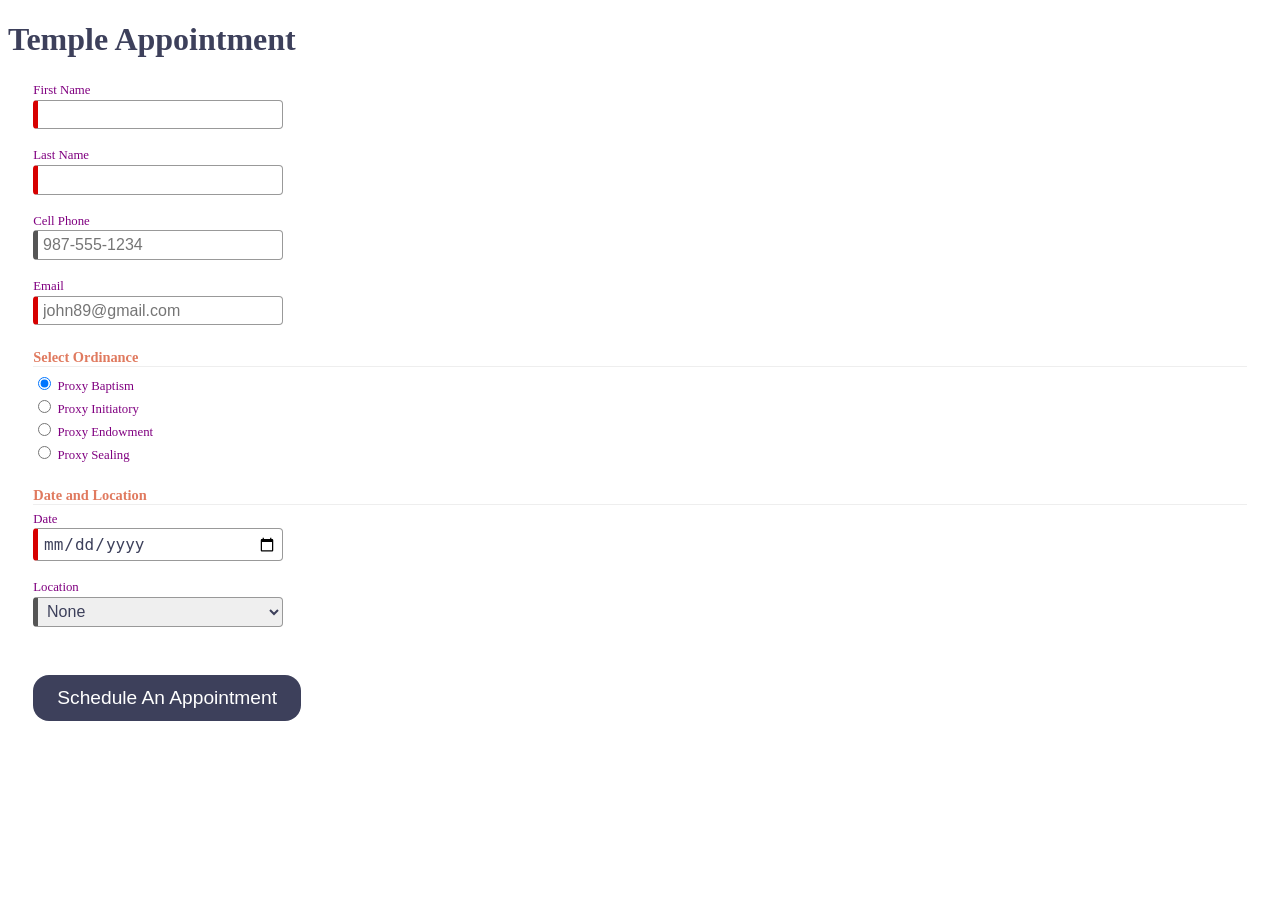
<file: startHere/index.html>
<!DOCTYPE html>
<html lang="en">

<head>
  <meta charset="UTF-8">
  <meta name="viewport" content="width=device-width, initial-scale=1.0">
  <meta name="description" content="Web Lab Start File">
  <meta name="author" content="Paul Cheney">

  <link rel="stylesheet" href="styles/small.css">
  <link rel="stylesheet" href="styles/large.css">

  <title>Web Lab Start File</title>
</head>

<body>

  <main>
    <h1>Temple Appointment</h1>

    <form method="GET" action="thanks.html" class="designOne">
      <label>First Name <input type="text" name="first" required autocomplete="given-name" title="Your First Name"></label>
        <label>Last Name <input type="text" name="last" required autocomplete="family-name" title="Your Last Name"></label>
        <label>Cell Phone <input type="tel" name="phone"  autocomplete="tel" title="A Phone Number with dashes" placeholder="987-555-1234" ></label>
        <label>Email <input type="email" name="email" required placeholder="john89@gmail.com"  title="Your Email" autocomplete="email"></label>
  

        <h3>Select Ordinance</h3>
        <label><input type="radio" name="ordinance" value="Baptism" checked> Proxy Baptism</label>
        <label><input type="radio" name="ordinance" value="Initiatory"> Proxy Initiatory</label>
        <label><input type="radio" name="ordinance" value="Endowment"> Proxy Endowment</label>
        <label><input type="radio" name="ordinance" value="Sealing"> Proxy Sealing</label>

        
        <h3>Date and Location</h3>
        <label>Date <input type="date" name="date" required></label>

        <label>Location
          <select name="location" required>
            <option value="">None</option>
            <option value="Payson">Payson</option>
            <option value="Orem">Orem</option>
            <option value="Provo City Center">Provo City Center</option>
        </label>

        <input type="submit" value="Schedule An Appointment">
    </form>

    
  </main>

</body>
</html>
</file>
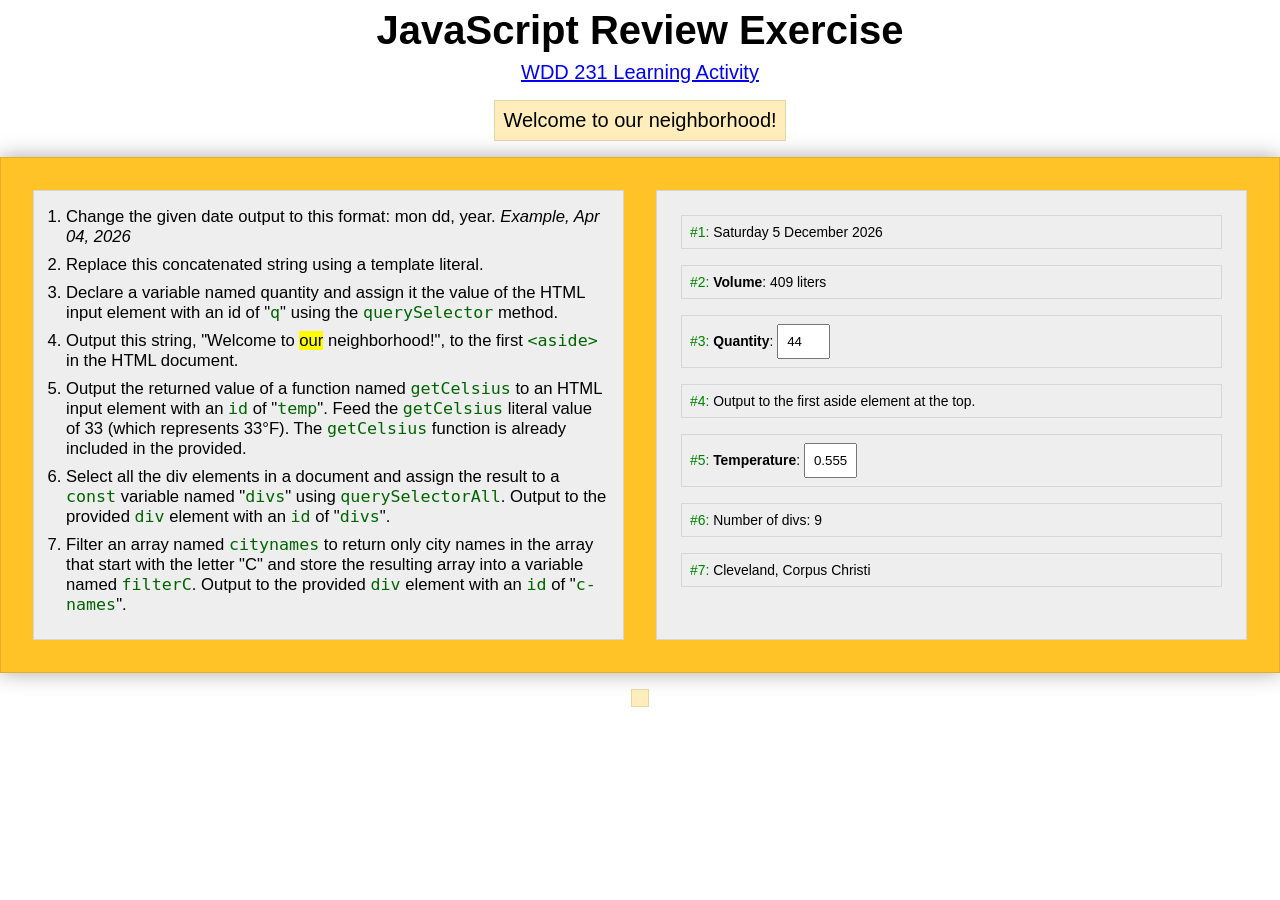
<file: w01/javscript-review-activity/index.html>
<!DOCTYPE html>
<html lang="en">

<head>
    <meta charset="UTF-8">
    <meta name="viewport" content="width=device-width, initial-scale=1.0">
    <title>JavaScript Review Activity</title>
    <link rel="stylesheet" href="styles.css">
    <script src="scripts.js" defer></script>

</head>

<body>
    <h1>JavaScript Review Exercise</h1>
    <p><a href="https://byui-cse.github.io/wdd231-ww-course/week01/prepare-applied-javascript.html" target="_blank">WDD 231 Learning Activity</a></p>
    <aside></aside>
    <main>
        <div id="questions">
            <ol>
                <li>Change the given date output to this format: mon dd, year.
                    <em>Example, Apr 04, 2026</em>
                </li>
                <li>Replace this concatenated string using a template literal.</li>
                <li>Declare a variable named quantity and assign it the value of the HTML input element with an id of "<code>q</code>" using the <code>querySelector</code> method.</li>
                <li>Output this string, "Welcome to <mark>our</mark> neighborhood!", to the first <code>&lt;aside&gt;</code> in the HTML document.</li>
                <li>Output the returned value of a function named <code>getCelsius</code> to an HTML input element with an <code>id</code> of "<code>temp</code>". Feed the <code>getCelsius</code> literal value of 33 (which represents 33°F). The <code>getCelsius</code> function is already included in the provided.</li>
                <li>Select all the div elements in a document and assign the result to a <code>const</code> variable named "<code>divs</code>" using <code>querySelectorAll</code>. Output to the provided <code>div</code> element with an <code>id</code> of "<code>divs</code>".</li>
                <li>Filter an array named <code>citynames</code> to return only city names in the array that start with the letter "C" and store the resulting array into a variable named <code>filterC</code>. Output to the provided <code>div</code> element with an <code>id</code> of "<code>c-names</code>".</li>
            </ol>

        </div>
        <div id="output">
            <div id="today1" class="step-reset step"></div>
            <div id="today2" class="step"></div>
            <div class="step">
                <label for="q"><strong>Quantity</strong>: </label>
                <input type="text" id="q" size="3" value="44">
            </div>
            <div class="step">Output to the first aside element at the top.</div>
            <div class="step">
                <label for="temp"><strong>Temperature</strong>: </label>
                <input type="text" size="3" id="temp" readonly>
            </div>
            <div id="divs" class="step"></div>
            <div id="c-names" class="step"></div>
        </div>
    </main>
    <aside></aside>

</body>

</html>
</file>
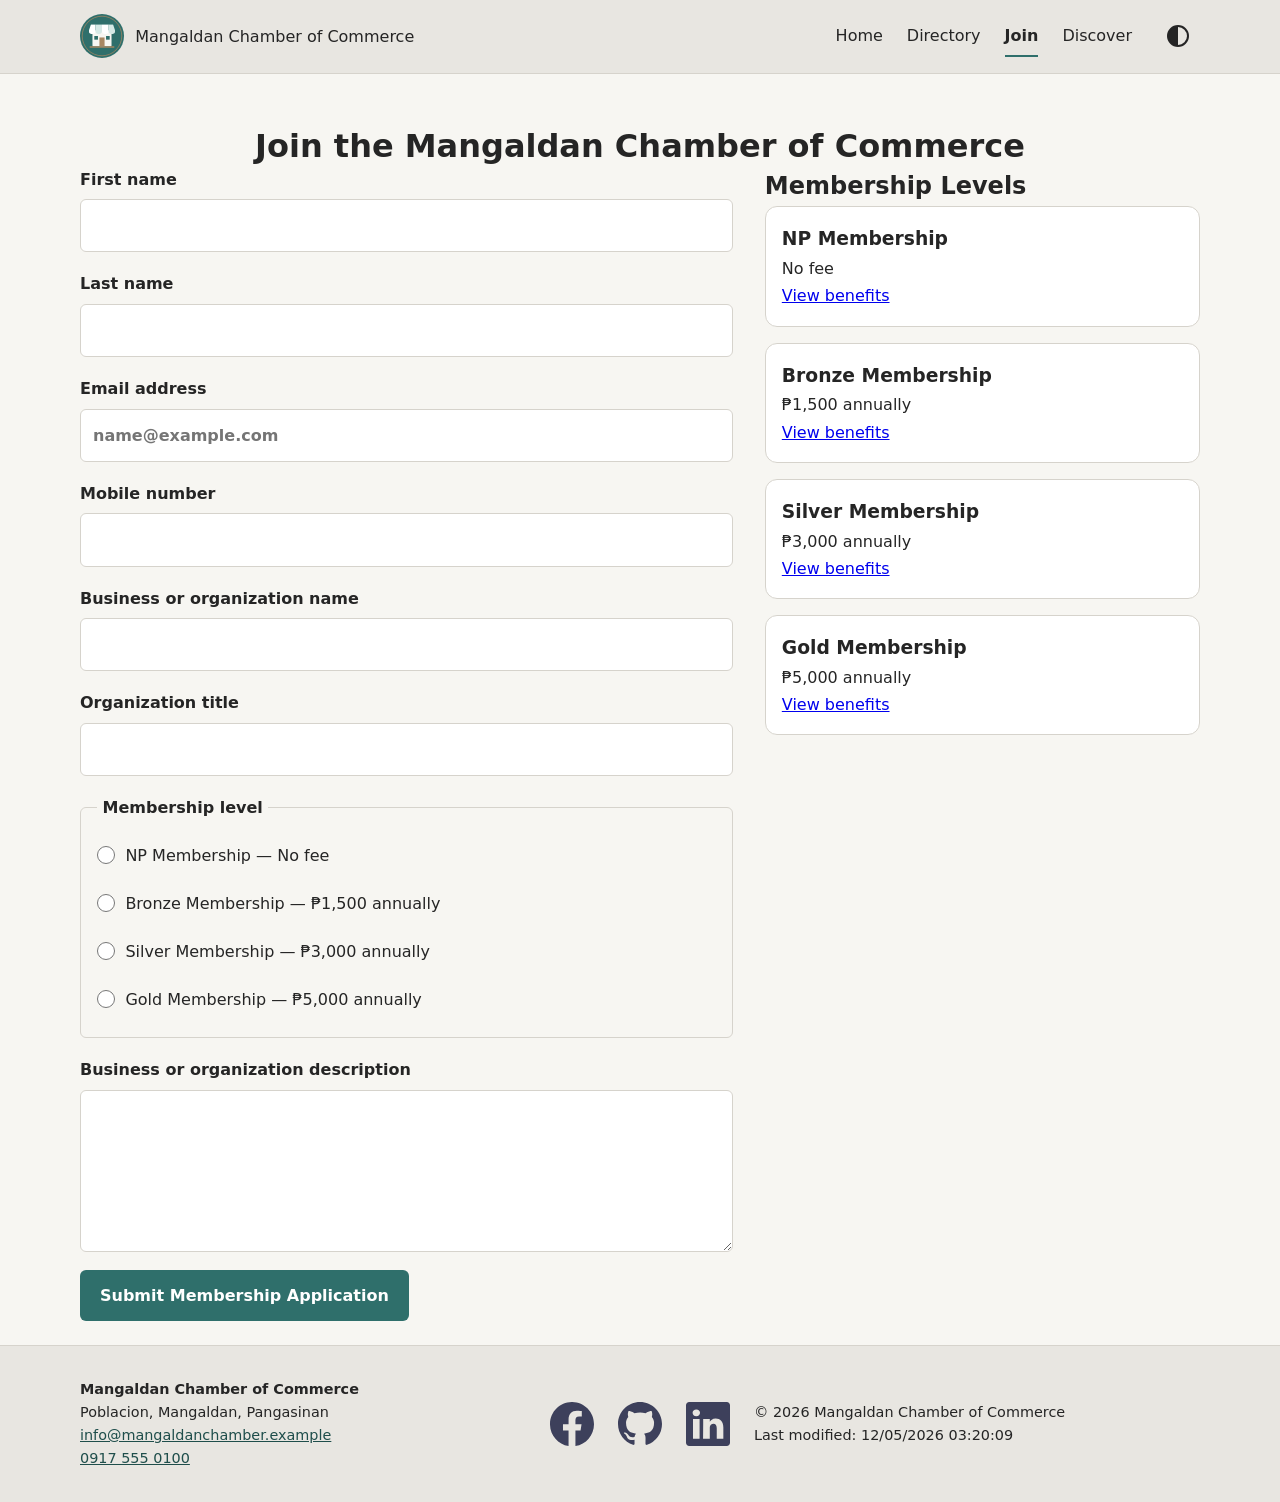
<file: chamber/join.html>
<!DOCTYPE html>
<html lang="en">

<head>
    <meta charset="UTF-8">
    <meta name="viewport" content="width=device-width, initial-scale=1.0">
    <meta name="author" content="Lehi Gomez">
    <meta name="description" content="Apply to join the Mangaldan Chamber of Commerce and support local businesses in Mangaldan, Pangasinan.">
    <link rel="canonical" href="https://lehibuilds.github.io/wdd231/chamber/join.html">

    <meta property="og:type" content="website">
    <meta property="og:site_name" content="Mangaldan Chamber of Commerce">
    <meta property="og:title" content="Join the Chamber | Mangaldan Chamber of Commerce">
    <meta property="og:description" content="Submit your membership application to the Mangaldan Chamber of Commerce.">
    <meta property="og:url" content="https://lehibuilds.github.io/wdd231/chamber/join.html">
    <meta property="og:image" content="https://lehibuilds.github.io/wdd231/chamber/images/mangaldan-town.jpg">
    <meta property="og:image:alt" content="Mangaldan Chamber of Commerce membership">
    <meta property="og:locale" content="en_PH">

    <meta name="twitter:card" content="summary_large_image">
    <meta name="theme-color" content="#0b3d2e">

    <title>Join the Chamber | Mangaldan Chamber of Commerce</title>

    <link rel="stylesheet" href="../styles/normalize.css">
    <link rel="stylesheet" href="styles/small.css">
    <link rel="stylesheet" href="styles/large.css" media="(min-width: 40rem)">
    <link rel="icon" href="./images/favicon.ico">
    <script src="./scripts/site.js" defer></script>
</head>

<body>

    <a class="skip-link" href="#main">Skip to main content</a>

    <header class="site-header">
        <div class="header-inner">

            <a class="brand" href="index.html">
                <img src="./images/logo.svg" alt="" width="44" height="44">
                <span class="brand-name">Mangaldan Chamber of Commerce</span>
            </a>

            <button type="button" class="menu-toggle" id="menu-toggle" aria-expanded="false" aria-controls="primary-nav" aria-label="Menu">
                <span class="menu-bars" aria-hidden="true"></span>
            </button>

            <nav class="primary-nav" id="primary-nav" aria-label="Primary">
                <ul>
                    <li><a href="index.html">Home</a></li>
                    <li><a href="directory.html">Directory</a></li>
                    <li><a href="join.html" aria-current="page">Join</a></li>
                    <li><a href="discover.html">Discover</a></li>
                </ul>
            </nav>

            <button type="button" class="theme-toggle" id="theme-toggle" aria-pressed="false" aria-label="Dark mode">
                <span class="theme-icon" aria-hidden="true"></span>
            </button>

        </div>
    </header>

    <main id="main">

        <h1>Join the Mangaldan Chamber of Commerce</h1>

        <div class="join-layout">
            <form class="join-form" action="thankyou.html" method="get">
                <div class="form-fields">
                    <label for="first-name">
                        First name
                        <input id="first-name" name="firstName" type="text" autocomplete="given-name" title="Enter your first name." required>
                    </label>

                    <label for="last-name">
                        Last name
                        <input id="last-name" name="lastName" type="text" autocomplete="family-name" title="Enter your last name." required>
                    </label>

                    <label for="email">
                        Email address
                        <input id="email" name="email" type="email" autocomplete="email" placeholder="name@example.com" title="Enter a valid email address." required>
                    </label>

                    <label for="mobile">
                        Mobile number
                        <input id="mobile" name="mobile" type="tel" autocomplete="tel" title="Enter your mobile number." required>
                    </label>

                    <label for="business-name">
                        Business or organization name
                        <input id="business-name" name="businessName" type="text" autocomplete="organization" title="Enter your business or organization name." required>
                    </label>

                    <label for="organization-title">
                        Organization title
                        <input id="organization-title" name="organizationTitle" type="text" autocomplete="organization-title" pattern="[A-Za-z][A-Za-z0-9 &amp;.'/ -]{1,49}" title="Enter a title of 2 to 50 characters, beginning with a letter." required>
                    </label>

                    <fieldset class="membership-options">
                        <legend>Membership level</legend>
                        <div id="membership-options">
                            <label>
                                <input type="radio" name="membershipLevel" value="np" required>
                                NP Membership — No fee
                            </label>
                            <label>
                                <input type="radio" name="membershipLevel" value="bronze">
                                Bronze Membership — ₱1,500 annually
                            </label>
                            <label>
                                <input type="radio" name="membershipLevel" value="silver">
                                Silver Membership — ₱3,000 annually
                            </label>
                            <label>
                                <input type="radio" name="membershipLevel" value="gold">
                                Gold Membership — ₱5,000 annually
                            </label>
                        </div>
                    </fieldset>

                    <label for="description">
                        Business or organization description
                        <textarea id="description" name="description" title="Describe your business or organization." rows="5"></textarea>
                    </label>

                    <input type="hidden" id="timestamp" name="timestamp">
                    <input class="submit-button" type="submit" value="Submit Membership Application">
                </div>
            </form>

            <aside class="membership-levels" aria-labelledby="membership-heading">
                <h2 id="membership-heading">Membership Levels</h2>
                <div class="membership-cards" id="membership-cards"></div>
                <dialog id="membership-dialog" aria-labelledby="membership-dialog-title">
                    <div class="dialog-header">
                        <h2 id="membership-dialog-title"></h2>
                        <button class="dialog-close" type="button" data-dialog-close aria-label="Close membership benefits">
                            <span aria-hidden="true">❌</span>
                        </button>
                    </div>
                    <p class="dialog-summary"></p>
                    <ul class="benefit-list"></ul>
                </dialog>
            </aside>
        </div>

    </main>

    <footer class="site-footer">
        <div class="footer-inner">

            <address class="footer-contact">
                <p class="footer-name">Mangaldan Chamber of Commerce</p>
                <p>Poblacion, Mangaldan, Pangasinan</p>
                <p><a href="mailto:info@mangaldanchamber.example">info@mangaldanchamber.example</a></p>
                <p><a href="tel:+639175550100">0917 555 0100</a></p>
            </address>

            <ul class="social-links" aria-label="Social media">
                <li>
                    <a href="https://www.facebook.com/lehi.gomez.122023" aria-label="Facebook" target="_blank" rel="noopener">
                        <img src="images/facebook.svg" alt="Facebook" width="44" height="44">
                    </a>
                </li>
                <li>
                    <a href="https://github.com/lehibuilds" aria-label="GitHub" target="_blank" rel="noopener">
                        <img src="images/github.svg" alt="GitHub" width="44" height="44">
                    </a>
                </li>
                <li>
                    <a href="https://www.linkedin.com/in/lehi-gomez-a639b723a/" aria-label="LinkedIn" target="_blank" rel="noopener">
                        <img src="images/linkedin.svg" alt="LinkedIn" width="44" height="44">
                    </a>
                </li>
            </ul>

            <div class=" footer-credits">
                <p>&copy; <span id="currentYear"></span> Mangaldan Chamber of Commerce</p>
                <p>Last modified: <span id="lastModified"></span></p>
            </div>

        </div>
    </footer>

</body>

</html>
</file>
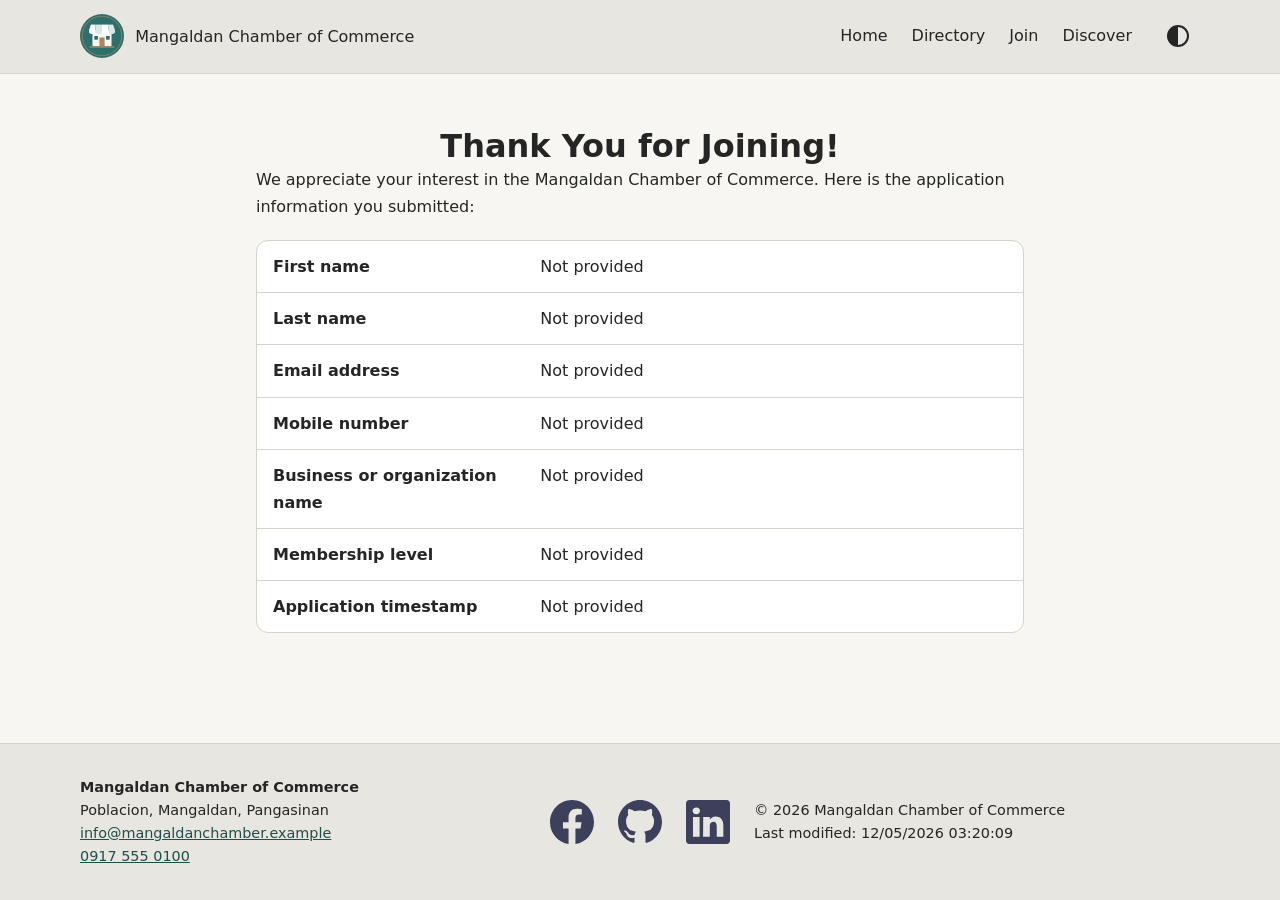
<file: chamber/thankyou.html>
<!DOCTYPE html>
<html lang="en">

<head>
    <meta charset="UTF-8">
    <meta name="viewport" content="width=device-width, initial-scale=1.0">
    <meta name="author" content="Lehi Gomez">
    <meta name="description" content="Thank you for submitting a membership application to the Mangaldan Chamber of Commerce.">
    <title>Thank You | Mangaldan Chamber of Commerce</title>

    <link rel="stylesheet" href="../styles/normalize.css">
    <link rel="stylesheet" href="styles/small.css">
    <link rel="stylesheet" href="styles/large.css" media="(min-width: 40rem)">
    <link rel="icon" href="./images/favicon.ico">
    <script src="./scripts/site.js" defer></script>
</head>

<body>
    <a class="skip-link" href="#main">Skip to main content</a>

    <header class="site-header">
        <div class="header-inner">
            <a class="brand" href="index.html">
                <img src="./images/logo.svg" alt="" width="44" height="44">
                <span class="brand-name">Mangaldan Chamber of Commerce</span>
            </a>

            <button type="button" class="menu-toggle" id="menu-toggle" aria-expanded="false" aria-controls="primary-nav" aria-label="Menu">
                <span class="menu-bars" aria-hidden="true"></span>
            </button>

            <nav class="primary-nav" id="primary-nav" aria-label="Primary">
                <ul>
                    <li><a href="index.html">Home</a></li>
                    <li><a href="directory.html">Directory</a></li>
                    <li><a href="join.html">Join</a></li>
                    <li><a href="discover.html">Discover</a></li>
                </ul>
            </nav>

            <button type="button" class="theme-toggle" id="theme-toggle" aria-pressed="false" aria-label="Dark mode">
                <span class="theme-icon" aria-hidden="true"></span>
            </button>
        </div>
    </header>

    <main id="main" class="thankyou">
        <h1>Thank You for Joining!</h1>
        <p class="thankyou-copy">We appreciate your interest in the Mangaldan Chamber of Commerce. Here is the application information you submitted:</p>
        <dl class="submission-details" id="submission-details"></dl>
    </main>

    <footer class="site-footer">
        <div class="footer-inner">
            <address class="footer-contact">
                <p class="footer-name">Mangaldan Chamber of Commerce</p>
                <p>Poblacion, Mangaldan, Pangasinan</p>
                <p><a href="mailto:info@mangaldanchamber.example">info@mangaldanchamber.example</a></p>
                <p><a href="tel:+639175550100">0917 555 0100</a></p>
            </address>

            <ul class="social-links" aria-label="Social media">
                <li><a href="https://www.facebook.com/lehi.gomez.122023" aria-label="Facebook" target="_blank" rel="noopener"><img src="images/facebook.svg" alt="Facebook" width="44" height="44"></a></li>
                <li><a href="https://github.com/lehibuilds" aria-label="GitHub" target="_blank" rel="noopener"><img src="images/github.svg" alt="GitHub" width="44" height="44"></a></li>
                <li><a href="https://www.linkedin.com/in/lehi-gomez-a639b723a/" aria-label="LinkedIn" target="_blank" rel="noopener"><img src="images/linkedin.svg" alt="LinkedIn" width="44" height="44"></a></li>
            </ul>

            <div class="footer-credits">
                <p>&copy; <span id="currentYear"></span> Mangaldan Chamber of Commerce</p>
                <p>Last modified: <span id="lastModified"></span></p>
            </div>
        </div>
    </footer>
</body>

</html>
</file>
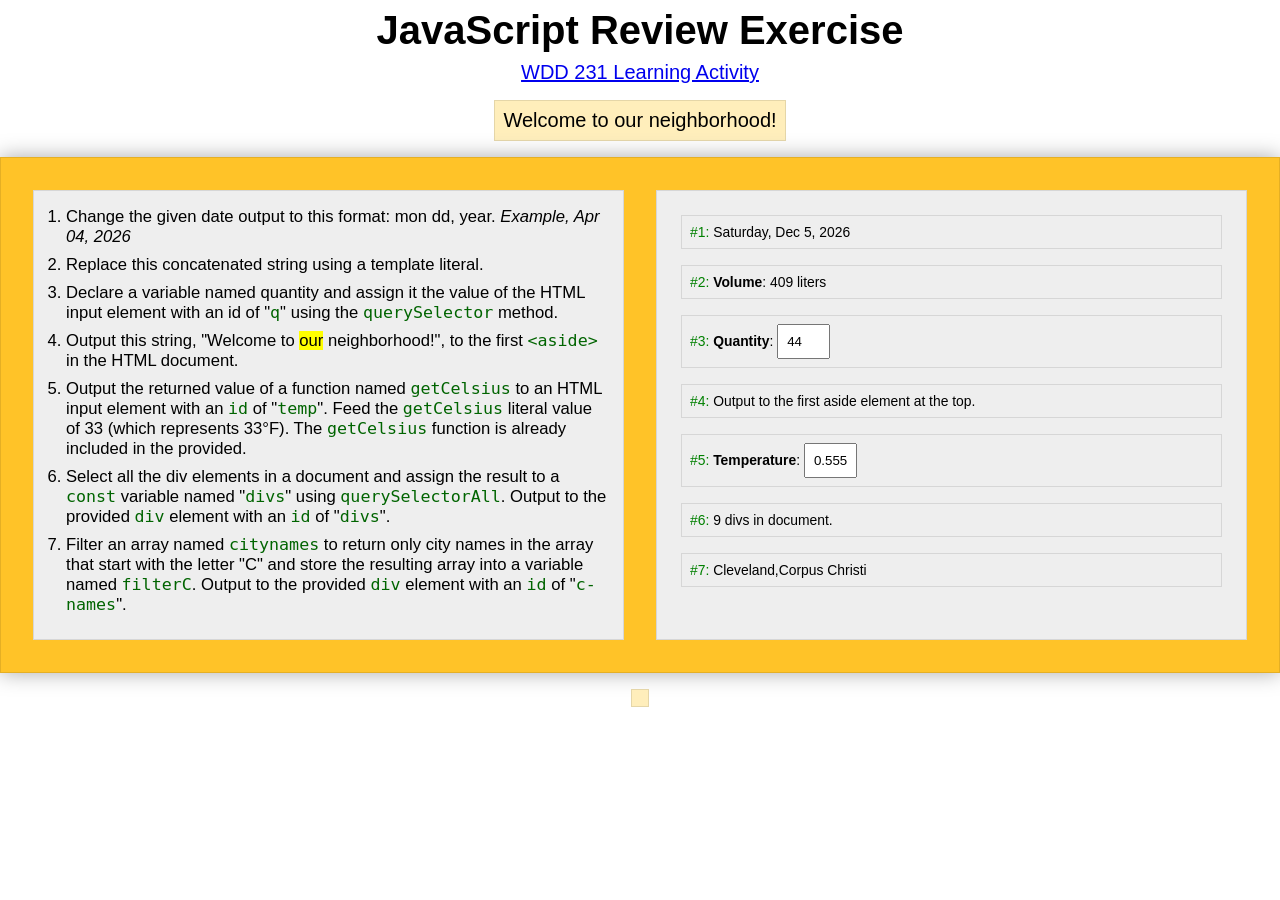
<file: javascript-review-exercises/javascript-review-exercises.html>
<!DOCTYPE html>
<html lang="en">

<head>
    <meta charset="UTF-8">
    <meta name="viewport" content="width=device-width, initial-scale=1.0">
    <title>JavaScript Review Exercises</title>
    <link rel="stylesheet" href="javascript-review-exercises.css">
    <script src="javascript-review-exercises.js" defer></script>
</head>

<body>

    <h1>JavaScript Review Exercise</h1>
    <p><a href="https://byui-cse.github.io/wdd231-ww-course/week01/prepare-applied-javascript.html" target="_blank">WDD 231 Learning Activity</a></p>
    <aside></aside>
    <main>
        <div id="questions">
            <ol>
                <li>Change the given date output to this format: mon dd, year.
                    <em>Example, Apr 04, 2026</em>
                </li>
                <li>Replace this concatenated string using a template literal.</li>
                <li>Declare a variable named quantity and assign it the value of the HTML input element with an id of "<code>q</code>" using the <code>querySelector</code> method.</li>
                <li>Output this string, "Welcome to <mark>our</mark> neighborhood!", to the first <code>&lt;aside&gt;</code> in the HTML document.</li>
                <li>Output the returned value of a function named <code>getCelsius</code> to an HTML input element with an <code>id</code> of "<code>temp</code>". Feed the <code>getCelsius</code> literal value of 33 (which represents 33°F). The <code>getCelsius</code> function is already included in the provided.</li>
                <li>Select all the div elements in a document and assign the result to a <code>const</code> variable named "<code>divs</code>" using <code>querySelectorAll</code>. Output to the provided <code>div</code> element with an <code>id</code> of "<code>divs</code>".</li>
                <li>Filter an array named <code>citynames</code> to return only city names in the array that start with the letter "C" and store the resulting array into a variable named <code>filterC</code>. Output to the provided <code>div</code> element with an <code>id</code> of "<code>c-names</code>".</li>
            </ol>

        </div>
        <div id="output">
            <div id="today1" class="step-reset step"></div>
            <div id="today2" class="step"></div>
            <div class="step">
                <label for="q"><strong>Quantity</strong>: </label>
                <input type="text" id="q" size="3" value="44">
            </div>
            <div class="step">Output to the first aside element at the top.</div>
            <div class="step">
                <label for="temp"><strong>Temperature</strong>: </label>
                <input type="text" size="3" id="temp" readonly>
            </div>
            <div id="divs" class="step"></div>
            <div id="c-names" class="step"></div>
        </div>
    </main>
    <aside></aside>
</body>

</html>
</file>
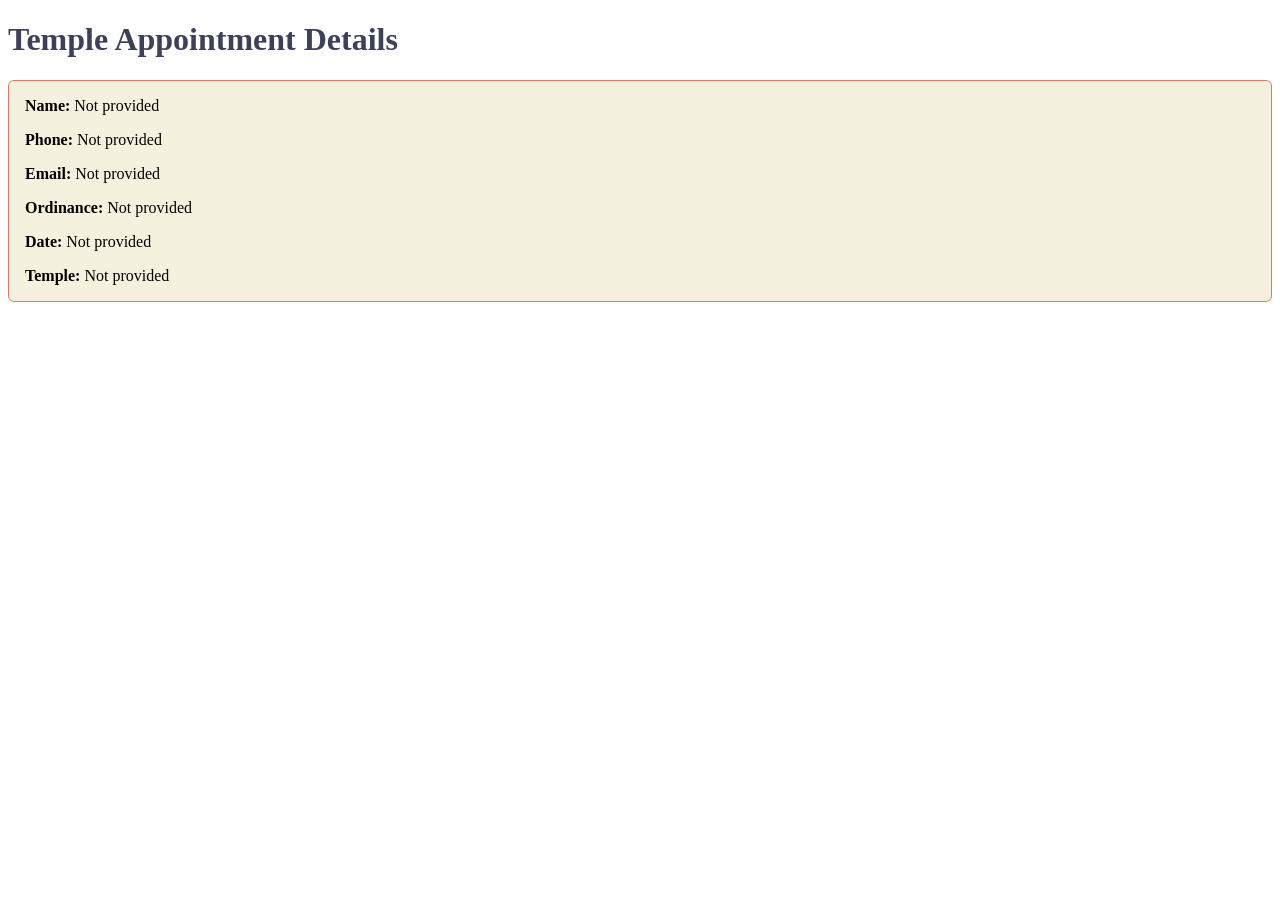
<file: startHere/thanks.html>
<!DOCTYPE html>
<html lang="en">

<head>
  <meta charset="UTF-8">
  <meta name="viewport" content="width=device-width, initial-scale=1.0">
  <meta name="description" content="Web Lab Start File">
  <meta name="author" content="Paul Cheney">

  <link rel="stylesheet" href="styles/small.css">
  <link rel="stylesheet" href="styles/large.css">

  <title>Web Lab Start File</title>
</head>

<body>

  <main>
    <h1>Temple Appointment Details</h1>

    <div id="results"></div>

  </main>



  <script src="./js/scripts.js"></script>
</body>

</html>
</file>
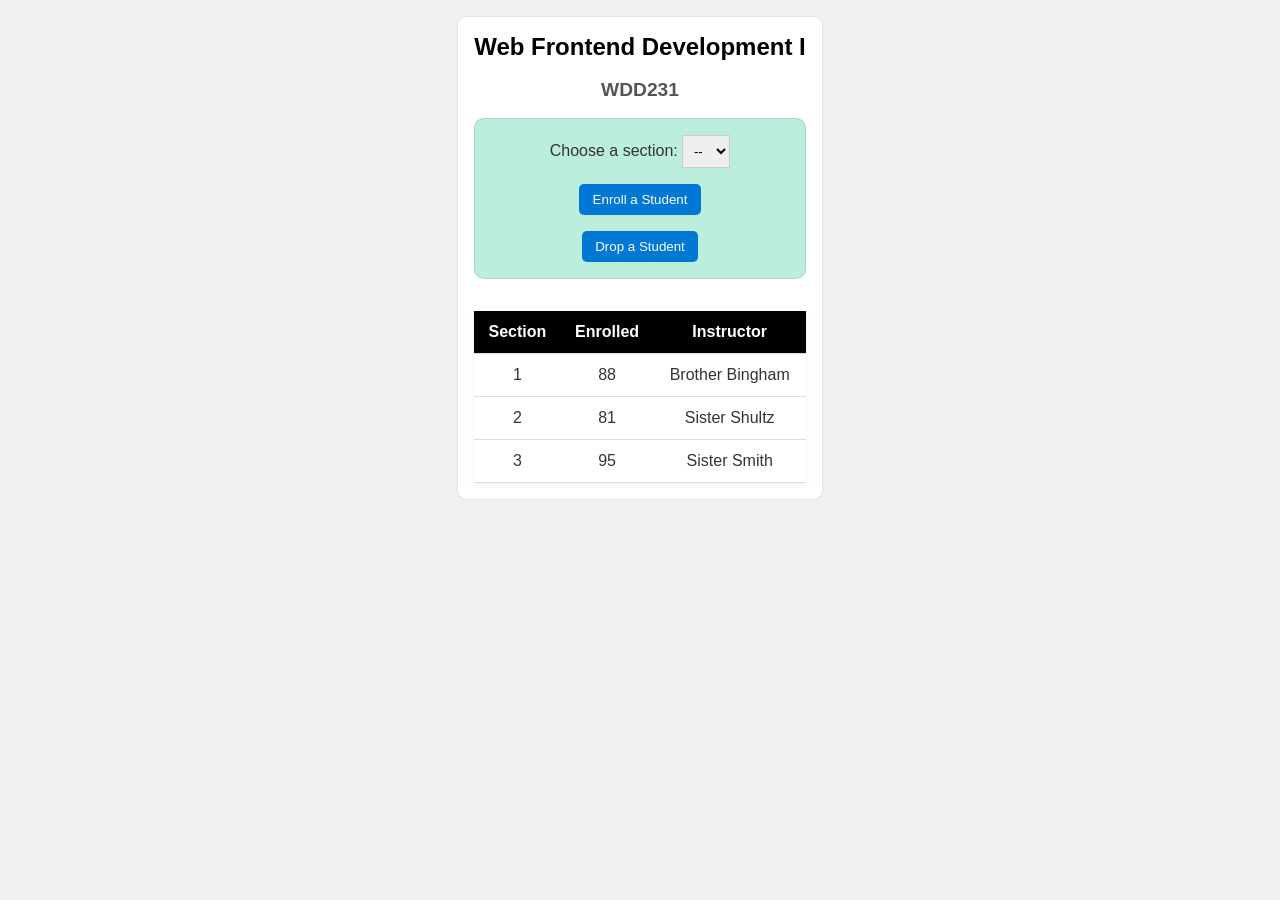
<file: week3/modules.html>
<!DOCTYPE html>
<html lang="en">

<head>
    <meta charset="UTF-8">
    <meta name="viewport" content="width=device-width, initial-scale=1.0">
    <title>Document</title>
    <script type="module" src="scripts/modules.mjs"></script>
    <link rel="stylesheet" href="styles/modules.css">
</head>

<body>
    <main>
        <h1 id="courseName"></h1>
        <h2 id="courseCode"></h2>

        <div id="enrollment">
            <label for="sectionNumber">Choose a section:</label>
            <select id="sectionNumber">
                <option value="0" disabled selected>--</option>
            </select>
            <button id="enrollStudent">Enroll a Student</button>
            <button id="dropStudent">Drop a Student</button>
        </div>

        <table>
            <thead>
                <tr>
                    <th>Section</th>
                    <th>Enrolled</th>
                    <th>Instructor</th>
                </tr>
            </thead>
            <tbody id="sections"></tbody>
        </table>
    </main>
</body>

</html>
</file>
<file: startHere/styles/small.css>
*{box-sizing: border-box;}
html {
  -webkit-text-size-adjust: 100%; 
  -ms-text-size-adjust: 100%;
}

h1 {
  color: #3D405B;
}

form {
    margin: 1rem 2%;
  
    label {
      display: block;
      font-size: .8rem;
      color: purple;
      padding-top: .2rem;
    }
    h3 {
      font-size: .9rem;
      color: #E07A5F;
      margin: 1.5rem 0 .2rem 0;
      border-bottom: 1px solid #eee;
    }
  
    input[type=text],
    input[type=tel],
    input[type=date],
    input[type=email],
    select {
      display: block;
      margin: .1rem 0 1rem 0 ;
      padding: .3rem;
      border: 1px solid #999;
      border-radius: 4px;
      border-left-width: 5px;
      border-left-color:#555;
      font-size: 1rem;
      color: #3D405B;
      width: 250px;
    }
  
    input:required {border-left-color: #d70000;}
    input:focus {border-left-color: black; outline:none;}
    input:required:valid{border-left-color: green;}
  
    input[type=submit] {
      border: none;
      text-align: center;
      background-color: #3D405B;
      color: white;
      border-radius: 1rem;
      padding: .75rem 1.5rem;
      margin: 2rem 0;
      font-size: 1.2rem;
      -webkit-appearance: none;
      appearance: none;
    }
  }
  input:-webkit-autofill{
    -webkit-text-fill-color: #3D405B;
  }
  
  #results {
    background-color: #F4F1DE;
    padding: 0 1rem;
    border: 1px solid #E07A5F;
    border-radius: 6px;
  }
</file>
<file: startHere/styles/large.css>
@media only screen and (min-width: 38rem) {


} /*end media query*/
</file>
<file: w01/javscript-review-activity/styles.css>
* {
    margin: 0;
    padding: 0;
    box-sizing: border-box;
}

body {
    display: flex;
    flex-direction: column;
    align-items: center;
    justify-content: center;
    font-size: 20px;
    font-family: Roboto, Helvetica, sans-serif;
}

h1 {
    margin: 0.5rem;
}

main {
    border: 1px solid rgb(0 0 0 / 0.1);
    padding: 1rem;
    background-color: #ffc328;
    box-shadow: 0 0 20px #aaa;
    display: grid;
    grid-template-columns: 1fr 1fr;
}

div {
    margin: 1rem;
    border: 1px solid rgb(0 0 0 / 0.1);
    padding: 0.5rem;
    background-color: #eee;
    font-size: smaller;
}

.step-reset {
    counter-reset: step + 3;
}

.step {
    counter-increment: step;
}

.step::before {
    content: "#" counter(step) ":  ";
    color: green;
}

input {
    padding: 0.5rem;
}

input:focus {
    outline: none;
    box-shadow: 0 0 15px #aaa;
}

#questions {
    padding: 1rem 1rem 1rem 2rem;
}

#questions ol li {
    padding-bottom: .5rem;
}

aside {
    margin: 1rem;
    border: 1px solid rgb(0 0 0 / 0.1);
    padding: 0.5rem;
    background-color: #ffeebb;
    color: #000;
}

code {
    color: darkgreen;
}
</file>
<file: chamber/styles/small.css>
:root {
    --primary: #343434;
    --secondary: #777777;
    --bg: #F7F6F2;
    --text: #252525;
    --card: #FFFFFF;
    --border: #E8E6E1;
    --accent: #2F6F6B;
    --accent-light: #D6E9E6;
    --accent-dark: #1F4E4B;
    --bronze: #A88762;
    --bronze-text: #111111;
    --silver: #707070;
    --silver-text: #FFFFFF;
    --gold: #C79A32;
    --gold-text: #111111;
    --surface: #E8E6E1;
    --muted: #5C5C5C;
    --line: #D6D3CC;
    --link: #1F4E4B;
    --icon-bg: #666;
    --icon-fg: #FFF;
    --gutter: 2rem;
    --content-max: 1120px;
    --radius-sm: 6px;
    --radius-md: 12px;
    --radius-pill: 999px;

    /* Home hero colors: accessible text contrast in light mode. */
    --hero-eyebrow-bg: #1F4E4B;
    --hero-eyebrow-text: #FFFFFF;
    --hero-primary-bg: #2F6F6B;
    --hero-primary-text: #FFFFFF;
    --hero-primary-hover: #1F4E4B;
}

[data-theme="dark"] {
    --primary: #F2F0EB;
    --secondary: #A3A09A;
    --bg: #1C1C1B;
    --text: #EDEBE6;
    --card: #242423;
    --border: #3A3835;
    --accent: #6DB5AE;
    --accent-light: #1F3B38;
    --accent-dark: #A8D8D2;
    --bronze: #C4A47C;
    --bronze-text: #111111;
    --silver: #B0B0B0;
    --silver-text: #1C1C1B;
    --gold: #D6B65C;
    --gold-text: #1C1C1B;
    --surface: #2A2A28;
    --muted: #B6B2AA;
    --line: #43413D;
    --link: #8FCFC8;
    --icon-bg: #D6D3CC;
    --icon-fg: #1C1C1B;

    /* Use a light mint surface with deep text against dark-mode imagery. */
    --hero-eyebrow-bg: #D6E9E6;
    --hero-eyebrow-text: #173B38;
    --hero-primary-bg: #D6E9E6;
    --hero-primary-text: #173B38;
    --hero-primary-hover: #BFE0DA;
}

*,
*::before,
*::after {
    box-sizing: border-box;
    margin: 0;
    padding: 0;
}

body {
    display: flex;
    flex-direction: column;
    min-height: 100vh;
    background-color: var(--bg);
    color: var(--text);
    font-family: "Google Sans Flex", system-ui, -apple-system, sans-serif;
    line-height: 1.7;
}

@media (max-width: 47.999rem) {
    body {
        overflow-wrap: anywhere;
    }
}

main,
.container,
.header-inner,
.footer-inner,
.home-page .card--event,
.home-page .card--weather,
.home-page .highlights {
    width: min(100% - var(--gutter), var(--content-max));
    margin-inline: auto;
}

main {
    flex: 1;
    padding-block: 1.5rem;
}

ul {
    list-style: none;
}

a:focus-visible,
button:focus-visible {
    outline: 3px solid var(--link);
    outline-offset: 3px;
}

.skip-link {
    position: absolute;
    left: 1rem;
    top: -4rem;
    z-index: 200;
    padding: 0.75rem 1.25rem;
    background-color: var(--text);
    color: var(--bg);
    border-radius: var(--radius-sm);
    font-weight: 600;
    text-decoration: none;
}

.skip-link:focus {
    top: 1rem;
}

/* ------------- HEADER ------------- */
.site-header {
    position: sticky;
    top: 0;
    z-index: 100;
    border-bottom: 1px solid var(--line);
}

.site-header,
.site-footer {
    background-color: var(--surface);
}

.header-inner {
    display: grid;
    grid-template-columns: 1fr auto auto;
    grid-template-areas:
        "brand theme menu"
        "nav nav nav";
    align-items: center;
    gap: 0.5rem .25rem;
    padding-block: 0.75rem;
}

.brand {
    grid-area: brand;
    display: flex;
    align-items: center;
    gap: 0.7rem;
    justify-self: start;
    color: var(--text);
    font-weight: 500;
    line-height: 1.2;
    text-decoration: none;
}

.brand img {
    flex: none;
}

/* ------------- HEADER BUTTONS ------------- */

.menu-toggle,
.theme-toggle {
    display: grid;
    place-items: center;
    width: 44px;
    height: 44px;
    padding: 0;
    background: none;
    border: 0;
    border-radius: 50%;
    cursor: pointer;
}

.menu-toggle:hover,
.theme-toggle:hover {
    background-color: var(--line);
}

.menu-toggle {
    grid-area: menu;
}

.theme-toggle {
    grid-area: theme;
}

.theme-icon {
    display: block;
    width: 22px;
    height: 22px;
    border: 2px solid var(--text);
    border-radius: 50%;
    background: linear-gradient(90deg, var(--text) 50%, transparent 50%);
}

.menu-bars,
.menu-bars::before,
.menu-bars::after {
    display: block;
    width: 24px;
    height: 3px;
    background-color: var(--text);
    border-radius: 2px;
}

.menu-bars {
    position: relative;
}

.menu-bars::before,
.menu-bars::after {
    content: "";
    position: absolute;
    left: 0;
}

.menu-bars::before {
    top: -7px;
}

.menu-bars::after {
    top: 7px;
}

.menu-toggle[aria-expanded="true"] .menu-bars {
    background-color: transparent;
}

.menu-toggle[aria-expanded="true"] .menu-bars::before {
    top: 0;
    transform: rotate(45deg);
}

@media (prefers-reduced-motion: no-preference) {

    .menu-bars,
    .menu-bars::before,
    .menu-bars::after {
        transition: top 0.15s ease, transform 0.15s ease, background-color 0.15s ease;
    }
}



/* ------------- Navigation ------------- */

.primary-nav {
    grid-area: nav;
}

.js .primary-nav {
    display: none;
}

.js .primary-nav.is-open {
    display: block;
}

.primary-nav ul {
    display: flex;
    flex-direction: column;
}

.primary-nav a {
    display: block;
    padding: 0.8rem 0.25rem;
    color: var(--text);
    border-top: 1px solid var(--line);
    text-decoration: none;
}

.primary-nav a:hover {
    background-color: var(--line);
}

.primary-nav a[aria-current="page"] {
    padding-left: 0.75rem;
    border-left: 4px solid var(--accent);
    font-weight: 700;
}

/* ------------- Main View ------------- */

h1 {
    color: var(--text);
    padding: 0 1rem;
    text-align: center;
    margin-bottom: -0.5rem;
}

.menu {
    margin: 0.5rem auto 1rem;
    padding: .5rem;
    text-align: center;
}

.view-btn {
    padding: 0.5rem 1rem;
    font-weight: 700;
    border: 1px solid var(--border);
    border-radius: 6px;
    transition: all 0.2s ease;
}

.view-btn:hover {
    background-color: var(--accent-light);
    cursor: pointer;
}

.view-btn:focus-visible {
    outline: 2px solid var(--accent);
    outline-offset: 2px;
}

.view-btn.active {
    transform: scale(.95);
    color: var(--surface);
    background-color: var(--accent);
    pointer-events: none;
}

/* ------------- MEMBER CARD ------------- */

.members {
    display: grid;
    gap: 1rem;
    padding: 0;
    list-style: none;
}

.member-card {
    overflow: hidden;
    background-color: var(--card);
    border: 1px solid var(--line);
    border-radius: 10px;
}

.member-head {
    display: flex;
    flex-direction: column;
    align-items: center;
    padding: 0.7rem 0.8rem 0.55rem;
    background-color: var(--border);
    border-bottom: 1px solid var(--border);
    text-align: center;
}

.member-name {
    margin: 0;
    color: var(--primary);
    font-size: 1.05rem;
    font-weight: 600;
    line-height: 1.25;
}

.member-tagline {
    margin: 0;
    color: var(--muted);
}


.member-body {
    display: flex;
    gap: 0.8rem;
    padding: 0.8rem;
}

.member-img {
    flex: none;
    width: 72px;
    height: 72px;
    object-fit: cover;
    border: 1px solid var(--line);
    border-radius: var(--radius-sm);
}

.member-info {
    min-width: 0;
    font-size: 0.85rem;
    line-height: 1.65;
    overflow-wrap: anywhere;
}

.member-info p {
    margin: 0;
}

.member-info a {
    color: var(--accent-dark);
}

.badge {
    display: inline-block;
    padding: 0 0.6rem;
    background-color: var(--accent-light);
    color: var(--accent-dark);
    border-radius: var(--radius-pill);
    font-size: 0.72rem;
    font-weight: 600;
}

.badge-level-1 {
    background-color: var(--border);
    color: var(--primary);
}

.badge-level-2 {
    background-color: var(--silver);
    color: var(--silver-text);
}

.badge-level-3 {
    background-color: var(--gold);
    color: var(--gold-text);
    font-weight: 700;
}

/* ------------- Grid View ------------- */

.members.grid {
    grid-template-columns: minmax(0, 1fr);
}

.members.grid .list-only {
    display: none;
}

.members.list {
    grid-template-columns: minmax(0, 1fr);
}

.members.list .member-info {
    flex: 1;
}

.members.list .member-desc {
    margin-bottom: 0.35rem;
}

/* ------------- FOOTER ------------- */

.site-footer {
    border-top: 1px solid var(--line);
    font-size: 0.9rem;
    line-height: 1.6;
}

.footer-inner {
    display: grid;
    gap: 1.5rem;
    padding-block: 1.75rem;
}

.footer-contact {
    font-style: normal;
}

.footer-name {
    font-weight: 700;
}

.site-footer a {
    color: var(--link);
}

.social-links {
    display: flex;
    gap: 1.5rem;
}

.social-links a {
    display: block;
    border-radius: 50%;
}

.social-links img {
    display: block;
    width: 44px;
    height: auto;
}

.social-links a:hover {
    outline: 2px solid var(--accent);
    outline-offset: 2px;
}

/* =========================================
   HOME PAGE — MOBILE FIRST
   Hero image with layered content; open editorial sections
========================================= */

.home-page {
    width: 100%;
    max-width: none;
    margin-inline: 0;
    padding: 0 0 3rem;
}

/* The image and content share one grid area to create the overlay. */
.home-page .hero {
    position: relative;
    isolation: isolate;
    display: grid;
    grid-template-columns: minmax(0, 1fr);
    min-height: 34rem;
    overflow: hidden;
    border-radius: 0;
    background: #182523;
}

.home-page .hero-content,
.home-page .hero-image {
    grid-area: 1 / 1;
}

.home-page .hero-image {
    position: relative;
    z-index: 0;
    min-height: inherit;
    overflow: hidden;
}

.home-page .hero-image img {
    position: absolute;
    inset: 0;
    display: block;
    width: 100%;
    height: 100%;
    object-fit: cover;
    object-position: center;
}

.home-page .hero-image::after {
    position: absolute;
    inset: 0;
    z-index: 1;
    content: "";
    background: linear-gradient(180deg,
            rgba(12, 24, 23, 0.56) 0%,
            rgba(12, 24, 23, 0.48) 34%,
            rgba(12, 24, 23, 0.82) 70%,
            rgba(12, 24, 23, 0.96) 100%);
}

/* Mobile hero: eyebrow at the top, headline centered, actions at the bottom. */
.home-page .hero-content {
    position: relative;
    z-index: 2;
    align-self: stretch;
    display: grid;
    grid-template-rows: auto minmax(0, 1fr) auto auto;
    justify-items: center;
    width: 100%;
    max-width: none;
    min-height: inherit;
    padding: clamp(1.5rem, 6vw, 2.25rem);
    color: #fff;
    text-align: center;
    background: none;
    border: 0;
    border-radius: 0;
    box-shadow: none;
}

.home-page .eyebrow {
    display: inline-flex;
    align-items: center;
    justify-self: center;
    margin: 0;
    padding: 0.55rem 0.9rem;
    color: var(--hero-eyebrow-text);
    background: var(--hero-eyebrow-bg);
    border: 1px solid rgba(255, 255, 255, 0.3);
    border-radius: var(--radius-pill);
    box-shadow: 0 5px 18px rgba(0, 0, 0, 0.2);
    font-size: 0.68rem;
    font-weight: 750;
    letter-spacing: 0.1em;
    line-height: 1.3;
    text-align: center;
    text-transform: uppercase;
}

.home-page .hero h1 {
    align-self: center;
    justify-self: center;
    max-width: 12ch;
    margin: 0;
    padding: 0;
    color: #fff;
    font-size: clamp(2.7rem, 11vw, 3.8rem);
    font-weight: 750;
    line-height: 0.98;
    letter-spacing: -0.05em;
    text-align: center;
    text-wrap: balance;
}

.home-page .hero-content>p:not(.eyebrow) {
    max-width: 34rem;
    margin: 0 0 1.25rem;
    color: rgba(255, 255, 255, 0.92);
    font-size: 0.96rem;
    line-height: 1.65;
    text-wrap: pretty;
}

.home-page .hero-actions {
    display: flex;
    flex-wrap: wrap;
    justify-content: center;
    gap: 0.7rem;
    width: 100%;
    max-width: 26rem;
}

.home-page .button {
    display: inline-flex;
    flex: 1 1 10rem;
    align-items: center;
    justify-content: center;
    min-height: 2.9rem;
    padding: 0.75rem 1.15rem;
    border: 1px solid transparent;
    border-radius: var(--radius-pill);
    font-size: 0.9rem;
    font-weight: 700;
    line-height: 1.2;
    text-align: center;
    text-decoration: none;
    transition: transform 0.2s ease, background-color 0.2s ease, border-color 0.2s ease;
}

.home-page .button--primary {
    background: var(--hero-primary-bg);
    color: var(--hero-primary-text);
}

.home-page .button--secondary {
    border-color: rgba(255, 255, 255, 0.72);
    background: rgba(255, 255, 255, 0.1);
    color: #fff;
    backdrop-filter: blur(6px);
}

.home-page .button:hover {
    transform: translateY(-2px);
}

.home-page .button--primary:hover {
    background: var(--hero-primary-hover);
    color: var(--hero-primary-text);
}

.home-page .button--secondary:hover {
    border-color: #fff;
    background: rgba(255, 255, 255, 0.2);
}

/* Events section spacing. */
.home-page .card--event {
    margin-top: 1.75rem;
}

.home-page .card {
    padding: 1.35rem 0;
    background: transparent;
    border: 0;
    border-radius: 0;
    box-shadow: none;
}

.home-page .card h2,
.home-page .highlights>h2 {
    margin: 0 0 0.9rem;
    color: var(--text);
    font-size: 1.5rem;
    font-weight: 650;
    letter-spacing: -0.025em;
    line-height: 1.2;
}

.home-page .card ul {
    display: grid;
    gap: 0.85rem;
}

.home-page .card--event ul {
    grid-auto-columns: minmax(14rem, 85%);
    grid-auto-flow: column;
    grid-template-columns: none;
    overflow-x: auto;
    padding-bottom: 0.5rem;
    scroll-snap-type: x mandatory;
}

.home-page .card--event .event-item {
    scroll-snap-align: start;
}

.home-page .card li {
    padding-bottom: 0.85rem;
    color: var(--muted);
    font-size: 0.95rem;
    line-height: 1.6;
    border-bottom: 1px solid var(--line);
}

.home-page .card li:last-child {
    padding-bottom: 0;
    border-bottom: 0;
}

.home-page .card .data-placeholder {
    padding: 0.8rem;
}

.home-page .card li strong {
    color: var(--text);
    font-size: 0.95rem;
    font-weight: 650;
}

.home-page .card li.event-item {
    display: grid;
    gap: 0.3rem;
    padding: 1rem;
    background: var(--card);
    border: 1px solid var(--line);
    border-radius: var(--radius-sm);
}

.home-page .event-item h3,
.home-page .card--weather h3,
.home-page .highlight h3 {
    color: var(--text);
    font-size: 1.1rem;
    font-weight: 650;
    line-height: 1.3;
}

.home-page .event-item p {
    color: var(--muted);
}

.home-page .event-item .event-date {
    color: var(--accent-dark);
    font-size: 0.88rem;
    font-weight: 650;
}

/* Weather is a compact, responsive card between events and business highlights. */
.home-page .card--weather {
    display: grid;
    gap: 1rem;
    margin: 1.25rem auto 0;
    padding: 1.25rem;
    background: var(--card);
    border: 1px solid var(--line);
    border-radius: var(--radius-md);
}

.home-page .card--weather h2 {
    margin-bottom: 0;
}

.home-page #weather-summary {
    display: grid;
    grid-template-columns: auto auto minmax(0, 1fr);
    align-items: center;
    gap: 0.25rem 0.65rem;
    min-height: 6rem;
    padding: 0.75rem;
    color: var(--accent-dark);
    background: var(--accent-light);
    border-radius: var(--radius-sm);
}

.home-page #weather-icon {
    grid-row: span 2;
    display: grid;
    place-items: center;
}

.home-page #weather-icon img {
    display: block;
    width: 4rem;
    height: 4rem;
}

.home-page #weather-temp {
    color: var(--text);
    font-size: clamp(1.7rem, 8vw, 2.25rem);
    font-weight: 700;
    line-height: 1;
    white-space: nowrap;
}

.home-page #weather-condition {
    grid-column: 2 / -1;
    color: var(--muted);
    font-size: 0.9rem;
    text-transform: capitalize;
}

.home-page #weather-details {
    display: grid;
    grid-template-columns: repeat(2, minmax(0, 1fr));
    align-content: center;
    gap: 0.65rem;
}

.home-page #weather-details li {
    display: grid;
    gap: 0.15rem;
    padding: 0.65rem;
    font-size: 0.85rem;
}

.home-page #weather-details li strong {
    color: var(--text);
    font-size: 1rem;
}

.home-page #forecast-list {
    display: grid;
    grid-template-columns: repeat(3, minmax(0, 1fr));
    gap: 0.5rem;
}

.home-page #forecast-list li {
    display: grid;
    justify-items: center;
    align-content: start;
    gap: 0.15rem;
    min-width: 0;
    padding: 0.6rem 0.35rem;
    font-size: 0.8rem;
    line-height: 1.35;
    text-align: center;
}

.home-page #forecast-list h4 {
    color: var(--text);
    font-size: 0.82rem;
    font-weight: 650;
}

.home-page #forecast-list img {
    width: 3rem;
    height: 3rem;
}

.home-page #forecast-list p:nth-of-type(1) {
    color: var(--text);
    font-size: 1rem;
    font-weight: 700;
}

.home-page #forecast-list p:nth-of-type(2) {
    overflow-wrap: anywhere;
    text-transform: capitalize;
}

/* Featured businesses are editorial rows on narrow screens. */
.home-page .highlights {
    margin-top: 2.25rem;
}

.home-page .highlights>h2 {
    margin-bottom: 0.4rem;
}

.home-page .highlights-grid {
    display: grid;
    gap: 0;
}

.home-page .highlights-grid>.data-placeholder {
    grid-column: 1 / -1;
    padding: 1rem;
}

.home-page .card .data-placeholder,
.home-page .highlights-grid>.data-placeholder {
    color: var(--muted);
    border: 1px dashed var(--line);
    border-radius: var(--radius-sm);
}

.home-page #weather-details li,
.home-page #forecast-list li {
    color: var(--muted);
    background: var(--bg);
    border: 1px solid var(--line);
    border-radius: var(--radius-sm);
}

.home-page .highlight {
    display: grid;
    grid-template-columns: minmax(6.5rem, 0.85fr) minmax(0, 1.5fr);
    grid-template-rows: auto 1fr;
    align-items: start;
    gap: 0.25rem 1rem;
    padding: 1rem 0;
    background: transparent;
    border: 0;
    border-bottom: 1px solid var(--line);
    border-radius: 0;
    box-shadow: none;
}

.home-page .highlight img {
    grid-row: 1 / 3;
    align-self: stretch;
    display: block;
    width: 100%;
    height: 100%;
    min-height: 7rem;
    object-fit: contain;
    padding: 0.5rem;
    background: var(--surface);
    border-radius: var(--radius-sm);
}

.home-page .highlight p {
    padding: 0;
    color: var(--muted);
    font-size: 0.95rem;
    line-height: 1.55;
}

@media (max-width: 23rem) {
    .home-page .hero {
        min-height: 38rem;
    }

    .home-page .hero-actions {
        flex-direction: column;
        align-items: stretch;
    }

    .home-page .button {
        width: 100%;
    }

    .home-page .highlight {
        grid-template-columns: minmax(5.75rem, 0.8fr) minmax(0, 1.5fr);
        column-gap: 0.75rem;
    }
}

.join-layout {
    display: grid;
    gap: 2rem;
}

.join-form {
    min-width: 0;
}

.form-fields {
    display: grid;
    gap: 1.125rem;
}

.form-fields > label {
    display: grid;
    gap: 0.4rem;
    font-weight: 700;
}

.form-fields input[type="text"],
.form-fields input[type="email"],
.form-fields input[type="tel"],
.form-fields textarea {
    width: 100%;
    min-height: 3rem;
    padding: 0.75rem;
    border: 1px solid var(--line);
    border-radius: var(--radius-sm);
    background: var(--card);
    color: var(--text);
    font: inherit;
}

.form-fields input:focus-visible,
.form-fields textarea:focus-visible,
.membership-options input:focus-visible {
    outline: 3px solid var(--link);
    outline-offset: 2px;
}

.membership-options {
    display: grid;
    gap: 0.5rem;
    padding: 0.75rem 1rem 1rem;
    border: 1px solid var(--line);
    border-radius: var(--radius-sm);
}

#membership-options {
    display: grid;
    gap: 0.25rem;
}

.membership-options legend {
    padding-inline: 0.35rem;
    font-weight: 700;
}

.membership-options label {
    display: flex;
    align-items: center;
    gap: 0.65rem;
    min-height: 2.75rem;
}

.membership-options input {
    width: 1.125rem;
    height: 1.125rem;
}

.submit-button {
    min-height: 3rem;
    justify-self: start;
    padding: 0.75rem 1.25rem;
    border: 0;
    border-radius: var(--radius-sm);
    background: var(--accent);
    color: #FFFFFF;
    font: inherit;
    font-weight: 700;
    cursor: pointer;
}

.submit-button:hover {
    background: var(--accent-dark);
}

.membership-cards {
    display: grid;
    gap: 1rem;
}

.membership-card,
.membership-levels dialog {
    padding: 1rem;
    border: 1px solid var(--line);
    border-radius: var(--radius-md);
    background: var(--card);
    color: var(--text);
}

.membership-levels dialog {
    width: min(90vw, 34rem);
    max-height: 85vh;
    margin: auto;
    padding: 1.25rem;
    border: 1px solid var(--line);
    box-shadow: 0 1.25rem 3.5rem rgb(0 0 0 / 30%);
}

.membership-levels dialog::backdrop {
    background: rgb(0 0 0 / 60%);
}

.dialog-header {
    display: flex;
    align-items: flex-start;
    justify-content: space-between;
    gap: 1rem;
    margin-bottom: 0.75rem;
    padding-bottom: 0.75rem;
    border-bottom: 1px solid var(--line);
}

.dialog-header h2 {
    line-height: 1.25;
}

.dialog-close {
    display: grid;
    flex: none;
    place-items: center;
    width: 2.75rem;
    height: 2.75rem;
    border: 1px solid var(--line);
    border-radius: 50%;
    background: var(--surface);
    font: inherit;
    line-height: 1;
    cursor: pointer;
}

.dialog-close:hover {
    border-color: var(--accent);
    background: var(--accent-light);
}

.dialog-close:focus-visible {
    outline: 3px solid var(--link);
    outline-offset: 3px;
}

.dialog-summary {
    margin-bottom: 0.75rem;
    color: var(--muted);
}

.benefit-list {
    display: grid;
    gap: 0.65rem;
    list-style: none;
}

.benefit-list li {
    position: relative;
    padding-left: 1.5rem;
}

.benefit-list li::before {
    content: "✓";
    position: absolute;
    left: 0;
    color: var(--accent);
    font-weight: 800;
}

.thankyou {
    max-width: 48rem;
}

.thankyou-copy {
    margin-bottom: 1.25rem;
}

.submission-details {
    display: grid;
    gap: 0;
    border: 1px solid var(--line);
    border-radius: var(--radius-md);
    background: var(--card);
}

.submission-details > div {
    display: grid;
    grid-template-columns: minmax(8rem, 0.7fr) minmax(0, 1.3fr);
    gap: 1rem;
    padding: 0.75rem 1rem;
    border-bottom: 1px solid var(--line);
}

.submission-details > div:last-child {
    border-bottom: 0;
}

.submission-details dt {
    font-weight: 700;
}

.submission-details dd {
    overflow-wrap: anywhere;
}

@media (prefers-reduced-motion: no-preference) {
    .membership-card {
        opacity: 0;
        transform: translateY(1rem);
        animation: reveal-membership 500ms ease-out forwards;
    }

    .membership-card:nth-child(2) {
        animation-delay: 100ms;
    }

    .membership-card:nth-child(3) {
        animation-delay: 200ms;
    }

    .membership-card:nth-child(4) {
        animation-delay: 300ms;
    }

    @keyframes reveal-membership {
        to {
            opacity: 1;
            transform: translateY(0);
        }
    }
}
</file>
<file: chamber/styles/large.css>
/* =========================================
   TABLET AND UP (768px+)
========================================= */

@media (min-width: 48rem) {

    :root {
        --gutter: 3rem;
    }

    /* Header: logo | links | theme toggle on one row */
    .header-inner {
        grid-template-columns: 1fr auto auto;
        grid-template-areas: "brand nav theme";
        gap: 1.5rem;
        padding-block: 0.9rem;
    }

    .menu-toggle {
        display: none;
    }

    /* Links always visible, even when JavaScript is on */
    .js .primary-nav,
    .js .primary-nav.is-open {
        display: block;
    }

    .primary-nav ul {
        flex-direction: row;
        gap: 1.5rem;
    }

    .primary-nav a {
        padding: 0.35rem 0;
        border-top: 0;
        border-bottom: 2px solid transparent;
    }

    .primary-nav a:hover {
        background: none;
        border-bottom-color: var(--line);
    }

    .primary-nav a[aria-current="page"] {
        padding-left: 0;
        border-left: 0;
        border-bottom-color: var(--accent);
    }

    /* Footer: contact | social | credits */
    .footer-inner {
        grid-template-columns: 1fr auto 1fr;
        align-items: center;
        padding-block: 2rem;
    }

    .footer-credits {
        text-align: left;
    }
}

@media (min-width: 40rem) {
    .members.grid {
        grid-template-columns: repeat(2, minmax(0, 1fr));
    }
}

@media (min-width: 48rem) {
    .members.list .member-card {
        display: grid;
        grid-template-columns: 16.25rem minmax(0, 1fr);
    }

    .members.list .member-head,
    .members.list .member-body {
        padding: 1rem;
    }

    .members.list .member-head {
        justify-content: center;
        align-items: flex-start;
        border-bottom: 0;
        border-right: 1px solid var(--line);
        text-align: left;
    }

    .members.list .member-body {
        align-items: flex-start;
    }

    .members.list .member-details {
        display: grid;
        grid-template-columns: repeat(2, minmax(0, 1fr));
        column-gap: 1.5rem;
    }
}

@media (min-width: 60rem) {
    .members.grid {
        grid-template-columns: repeat(3, minmax(0, 1fr));
    }
}


/* =========================================
   HOME PAGE — TABLET AND DESKTOP (768px+)
========================================= */

@media (min-width: 48rem) {
    .home-page {
        width: 100%;
        max-width: none;
        margin-inline: 0;
        padding: 0 0 4rem;
    }

    /* Full-bleed hero: edge-to-edge with square corners. */
    .home-page .hero {
        width: 100%;
        min-height: clamp(38rem, 58vw, 46rem);
    }

    .home-page .hero-image img {
        object-position: center 42%;
    }

    .home-page .hero-image::after {
        background:
            linear-gradient(90deg,
                rgba(12, 24, 23, 0.66) 0%,
                rgba(12, 24, 23, 0.42) 50%,
                rgba(12, 24, 23, 0.66) 100%),
            linear-gradient(180deg,
                rgba(12, 24, 23, 0.32) 0%,
                rgba(12, 24, 23, 0.18) 42%,
                rgba(12, 24, 23, 0.78) 100%);
    }

    .home-page .hero-content {
        padding: clamp(3rem, 6vw, 5rem) clamp(3rem, 8vw, 7rem);
    }

    .home-page .eyebrow {
        padding: 0.65rem 1.05rem;
        font-size: 0.74rem;
    }

    .home-page .hero h1 {
        font-size: clamp(4.4rem, 7.3vw, 6.6rem);
    }

    .home-page .hero-content>p:not(.eyebrow) {
        max-width: 43rem;
        margin-bottom: 1.6rem;
        font-size: 1.12rem;
    }

    .home-page .hero-actions {
        max-width: 30rem;
    }

    .home-page .card--event {
        margin-top: 2.5rem;
    }

    .home-page .card {
        padding-block: 0;
    }

    .home-page .card--weather {
        grid-template-columns: minmax(0, 1fr) minmax(0, 1fr);
        column-gap: 1.5rem;
        margin-top: 1.5rem;
        padding: 1.5rem;
    }

    .home-page .card--weather h2,
    .home-page .card--weather h3,
    .home-page #forecast-list {
        grid-column: 1 / -1;
    }

    .home-page #weather-summary {
        padding: 1rem;
    }

    .home-page #weather-details {
        align-self: stretch;
    }

    w .home-page #forecast-list {
        gap: 1rem;
    }

    .home-page #forecast-list li {
        padding: 0.85rem;
        font-size: 0.9rem;
    }

    .home-page .card--event ul {
        grid-auto-columns: auto;
        grid-auto-flow: row;
        grid-template-columns: repeat(2, minmax(0, 1fr));
        gap: 1.5rem;
        overflow-x: visible;
        padding-bottom: 0;
        scroll-snap-type: none;
    }

    .home-page .card li {
        padding-bottom: 0;
        border-bottom: 0;
    }

    .home-page .highlights {
        margin-top: 3.25rem;
    }

    .home-page .highlights>h2 {
        margin-bottom: 1.35rem;
    }

    .home-page .highlights-grid {
        grid-template-columns: repeat(2, minmax(0, 1fr));
        column-gap: 1.5rem;
        row-gap: 2rem;
    }

    .home-page .highlight {
        display: block;
        padding: 0;
        border: 0;
    }

    .home-page .highlight img {
        height: auto;
        min-height: 0;
        aspect-ratio: 4 / 3;
        object-fit: cover;
    }

    .home-page .highlight h3 {
        padding: 0.9rem 0 0.35rem;
    }

    .home-page .highlight p {
        max-width: 34rem;
    }

    .join-layout {
        grid-template-columns: minmax(0, 1.2fr) minmax(17rem, 0.8fr);
        align-items: start;
    }
}

@media (min-width: 64rem) {
    .home-page .highlights-grid {
        grid-template-columns: repeat(3, minmax(0, 1fr));
        column-gap: 2rem;
    }
}
</file>
<file: javascript-review-exercises/javascript-review-exercises.css>
* {
    margin: 0;
    padding: 0;
    box-sizing: border-box;
}

body {
    display: flex;
    flex-direction: column;
    align-items: center;
    justify-content: center;
    font-size: 20px;
    font-family: Roboto, Helvetica, sans-serif;
}

h1 {
    margin: 0.5rem;
}

main {
    border: 1px solid rgb(0 0 0 / 0.1);
    padding: 1rem;
    background-color: #ffc328;
    box-shadow: 0 0 20px #aaa;
    display: grid;
    grid-template-columns: 1fr 1fr;
}

div {
    margin: 1rem;
    border: 1px solid rgb(0 0 0 / 0.1);
    padding: 0.5rem;
    background-color: #eee;
    font-size: smaller;
}

.step-reset {
    counter-reset: step + 3;
}

.step {
    counter-increment: step;
}

.step::before {
    content: "#" counter(step) ":  ";
    color: green;
}

input {
    padding: 0.5rem;
}

input:focus {
    outline: none;
    box-shadow: 0 0 15px #aaa;
}

#questions {
    padding: 1rem 1rem 1rem 2rem;
}

#questions ol li {
    padding-bottom: .5rem;
}

aside {
    margin: 1rem;
    border: 1px solid rgb(0 0 0 / 0.1);
    padding: 0.5rem;
    background-color: #ffeebb;
    color: #000;
}

code {
    color: darkgreen;
}
</file>
<file: week3/styles/modules.css>
* {
    margin: 0;
    padding: 0;
    box-sizing: border-box;
}

body {
    font-family: Arial, sans-serif;
    background-color: #f0f0f0;
}

main {
    padding: 1rem;
    background-color: #fff;
    color: #333;
    width: fit-content;
    margin: 1rem auto;
    border: 1px solid rgb(0 0 0 / 10%);
    border-radius: 10px;
}

h1 {
    font-size: 1.5rem;
    color: #000;
}

h2 {
    font-size: 1.2rem;
    color: #555;
}

h1,
h2 {
    text-align: center;
    ;
    margin-bottom: 1.1rem;
}

form p {
    margin: .5rem;
    font-weight: bold;
}

#enrollment {
    padding: 1rem 1rem 0 1rem;
    border: 1px solid rgb(0 0 0 / 10%);
    border-radius: 10px;
    background-color: #bed;
    text-align: center;
}

select {
    padding: 0.5em;
    border: 1px solid #ccc;
    width: 3rem;
}

button {
    display: block;
    margin: 1rem auto;
    padding: 0.6em 1em;
    border: none;
    border-radius: 5px;
    background-color: #0078d4;
    color: white;
    cursor: pointer;
}

button:hover {
    background-color: #005fa3;
}

table {
    margin-top: 2rem;
    width: 100%;
    border-collapse: collapse;
    background-color: white;
    box-shadow: 0 2px 6px rgb(0 0 0 / 5%);
}

th,
td {
    padding: 0.75rem;
    text-align: center;
    border-bottom: 1px solid #ddd;
}

th {
    background-color: #000;
    color: white;
    font-weight: bold;
}

tr:hover {
    background-color: #bbb;
}
</file>
